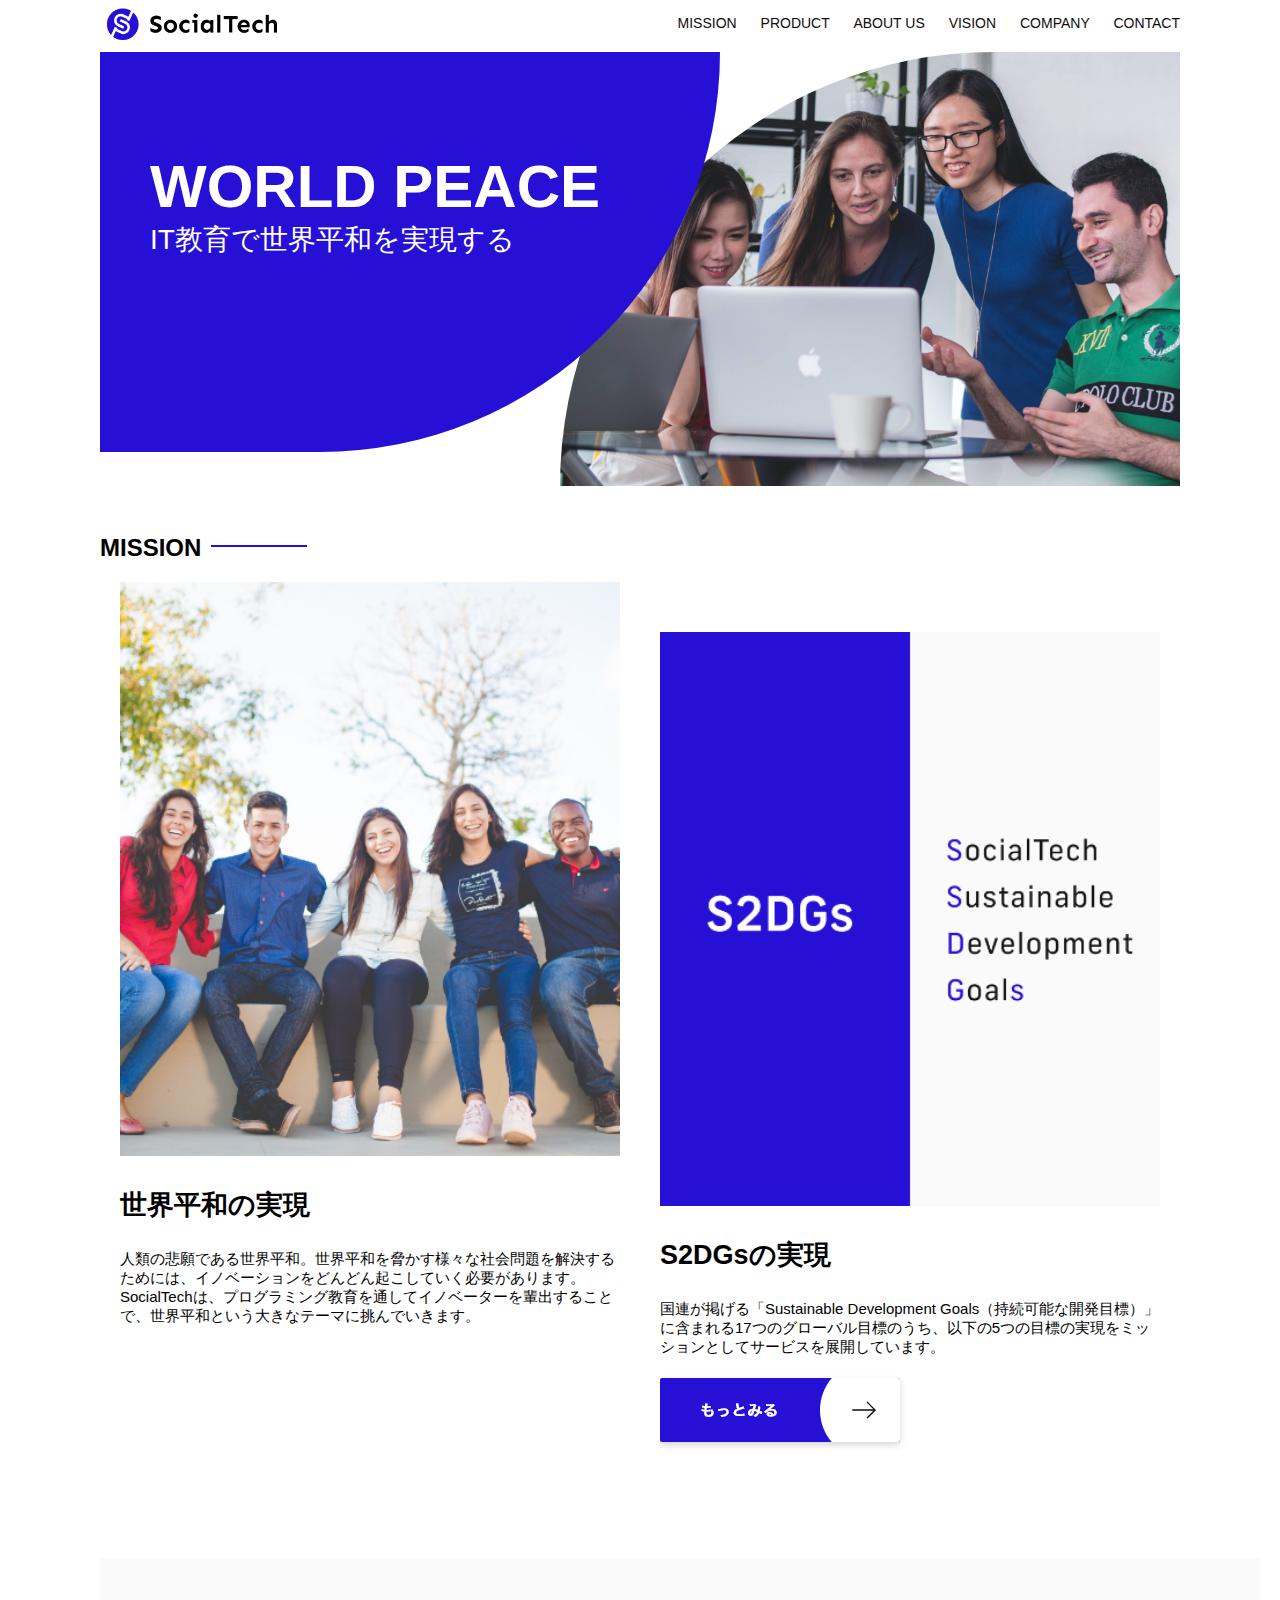
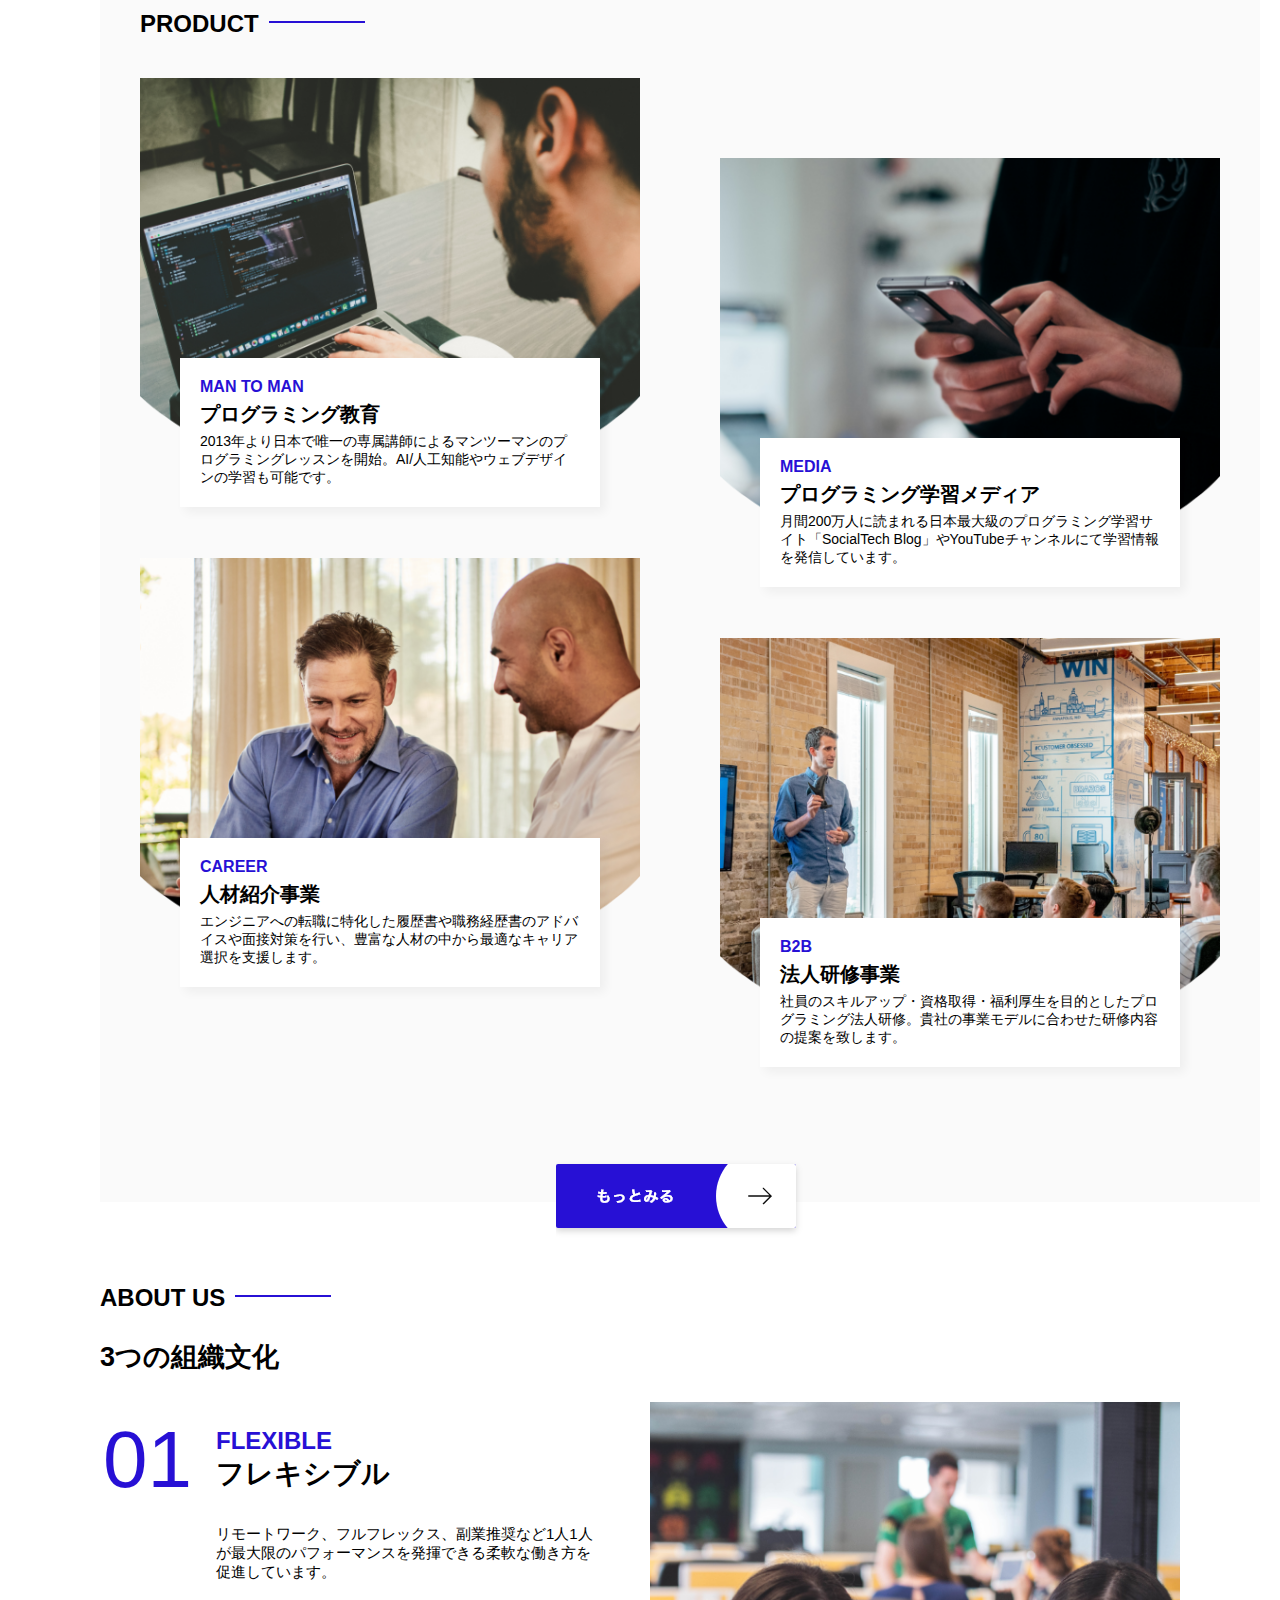
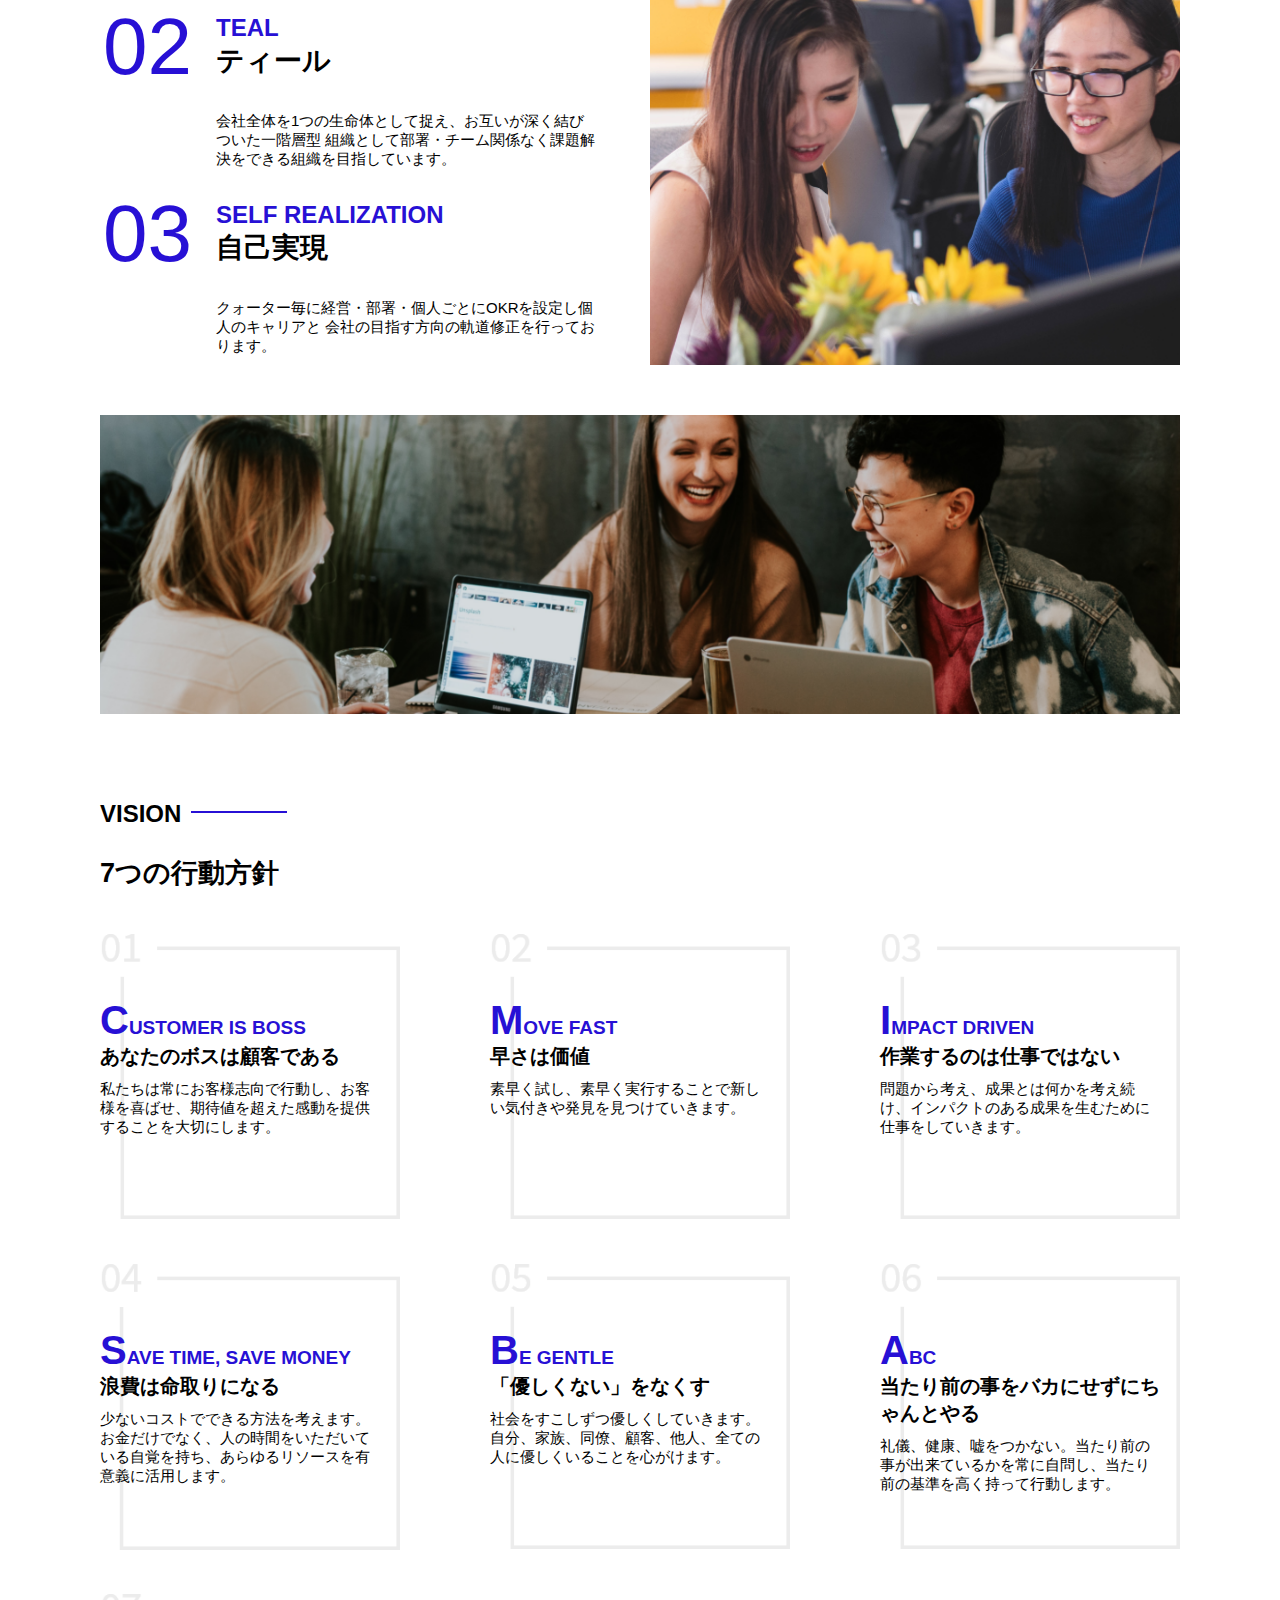
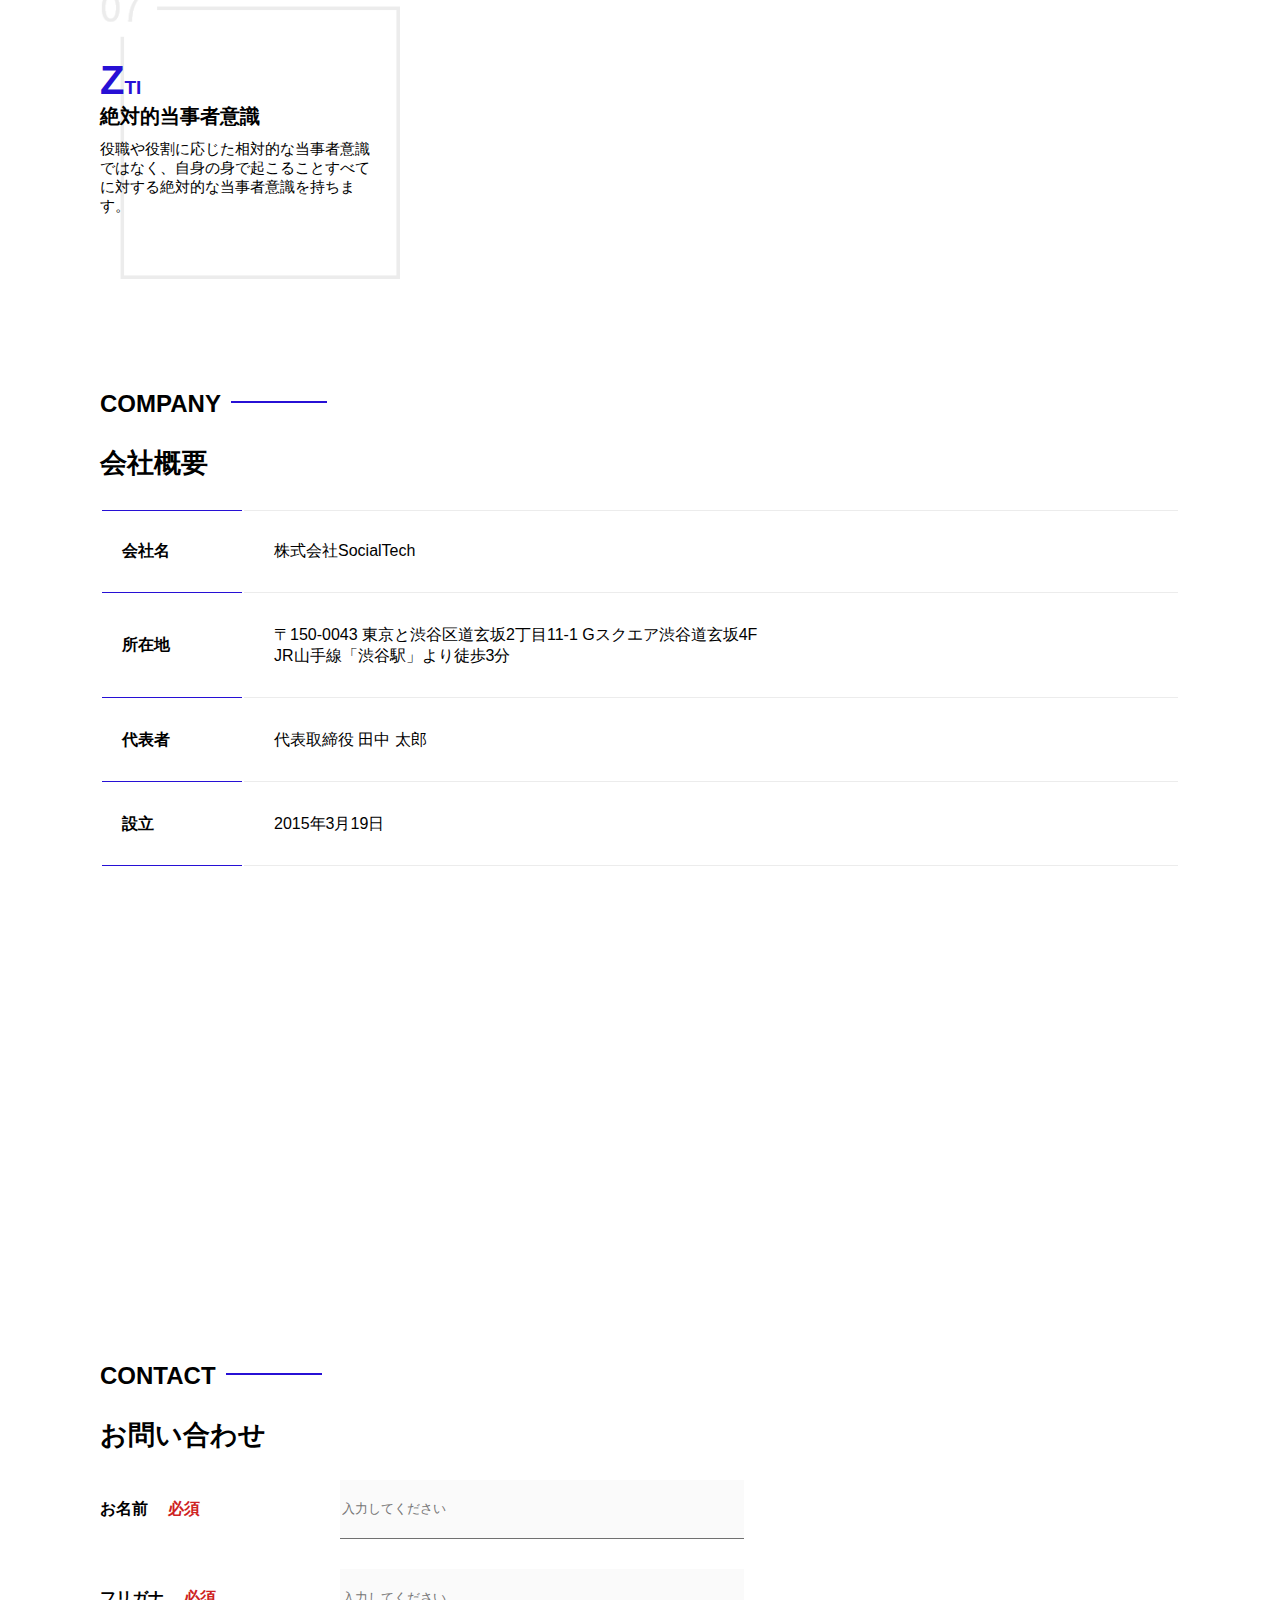
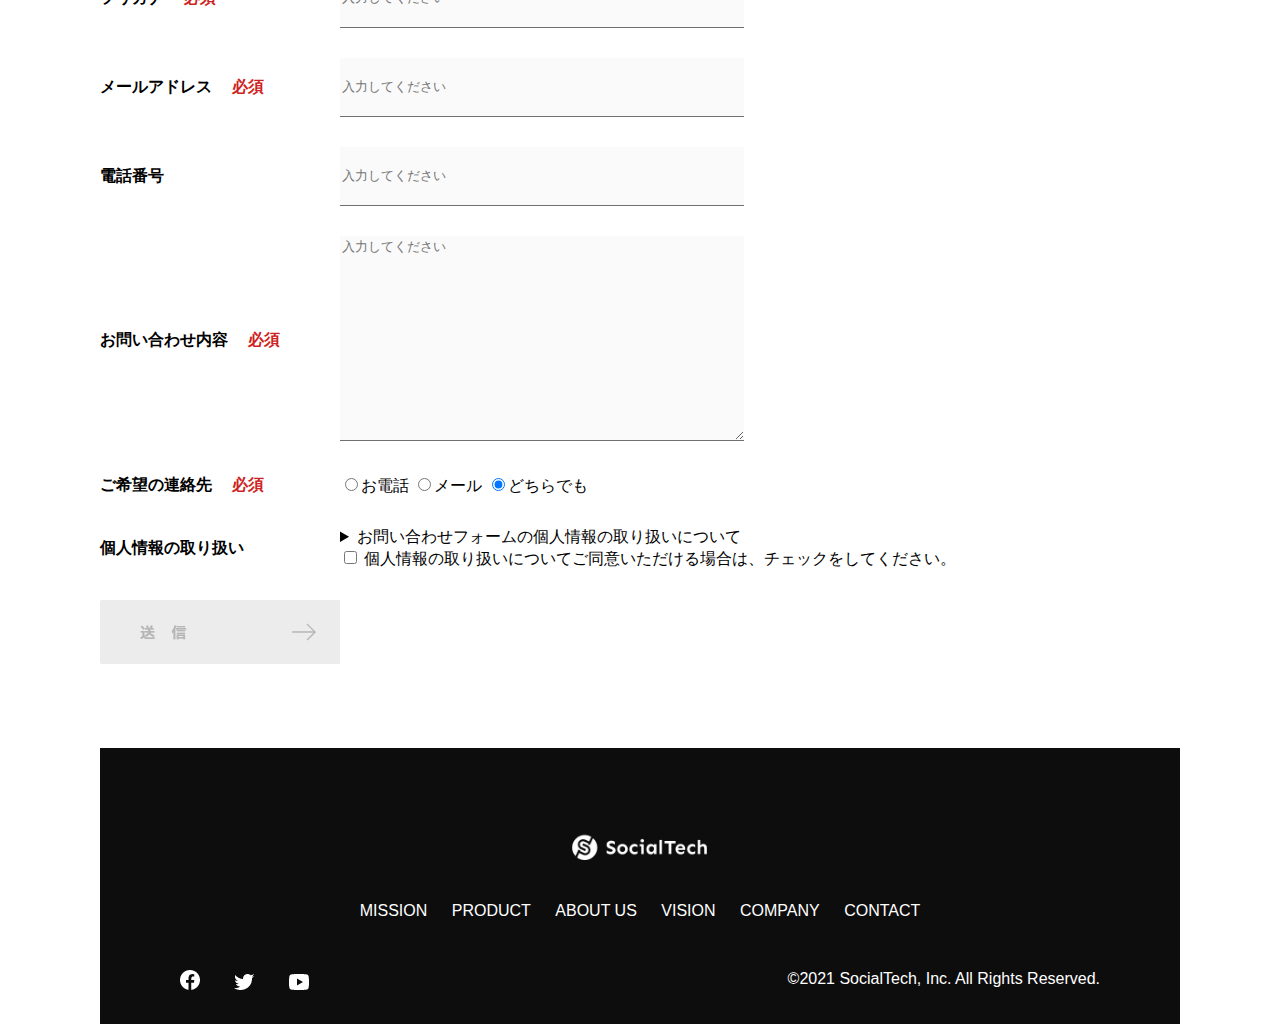
<file: index.html>
<!DOCTYPE html>
<html>
  <head>
    <title>SocialTech</title>
    <meta charset="utf-8">
    <meta name="description" content="SocialTechはEdTech業界のリーディングカンパニーを目指します。">
    <meta name="viewport" content="width=device-width, initial-scale=1.0">
    <link rel="stylesheet" href="style.css">
  </head>
  <body>
    <!--ヘッダー-->
    <header>
      <!--ロゴ-->
      <a href="index.html" id="logo"><img src="images/logo.png" alt="トップページに戻る"></a>

     <!-- PC用ナビゲーション -->
     <nav id="nav-pc">
      <a href="mission.html">MISSION</a>
      <a href="product.html">PRODUCT</a>
      <a href="index.html#aboutus">ABOUT US</a>
      <a href="index.html#vision">VISION</a>
      <a href="index.html#company">COMPANY</a>
      <a href="index.html#contact">CONTACT</a>
      </nav>
    <!-- スマホ用メニューボタン -->
    <img id="menu-sp" src="images/button-menu.png" alt="ナビゲーションを開く" onclick="document.getElementById('nav-sp').style.display = 'block'">    
    
         <!-- スマホ用ナビゲーション -->
         <nav id="nav-sp">
          <img id="close" src="images/button-close.png" alt="ナビゲーションを閉じる" onclick="document.getElementById('nav-sp').style.display = 'none'">
          <a id="logo-sp" href="index.html" onclick="document.getElementById('nav-sp').style.display = 'none'"><img
              src="images/logo-sp.png" alt="トップページに戻る"></a>
          <a class="menu" href="mission.html" onclick="document.getElementById('nav-sp').style.display = 'none'">MISSION</a>
          <a class="menu" href="product.html" onclick="document.getElementById('nav-sp').style.display = 'none'">PRODUCT</a>
          <a class="menu" href="index.html#aboutus" onclick="document.getElementById('nav-sp').style.display = 'none'">ABOUT
            US</a>
          <a class="menu" href="index.html#vision"
            onclick="document.getElementById('nav-sp').style.display = 'none'">VISION</a>
          <a class="menu" href="index.html#company"
            onclick="document.getElementById('nav-sp').style.display = 'none'">COMPANY</a>
          <a class="menu" href="index.html#contact"
            onclick="document.getElementById('nav-sp').style.display = 'none'">CONTACT</a>
          <div id="sns">
            <a href="https://www.facebook.com/sejuku2013"><img src="images/button-facebook.png" alt="Facebookのリンク"></a>
            <a href="https://twitter.com/samuraijuku"><img src="images/button-twitter.png" alt="Twitterのリンク"></a>
            <a href="https://www.youtube.com/channel/UCCFOQO5aDK0xXam4cUQXT8g"><img src="images/button-youtube.png" alt="YouTubeのリンク"></a>
          </div>
        </nav>
</header>
    <main>
      <article>
        <!--メインビジュアル-->
        <section id="main-visual">
          <div id="main-massage">
            <h1>WORLD PEACE</h1>
            <p>IT教育で世界平和を実現する</p>
          </div>
          <img src="images/index/index-main.png" alt="PCの周りに集まる多国籍の仲間たち">
        </section>
        <!--ミッション-->
        <section id="mission">
          <h2 class="index-h2">MISSION</h2>
          <div id="mission-flex">
            <div>
              <img id="mission-photo" src="images/index/index-mission.png" alt="屋外のベンチで写真を撮影する多国籍の仲間たち">
              <h3>世界平和の実現</h3>
              <p>
                人類の悲願である世界平和。世界平和を脅かす様々な社会問題を解決するためには、イノベーションをどんどん起こしていく必要があります。SocialTechは、プログラミング教育を通してイノベーターを輩出することで、世界平和という大きなテーマに挑んでいきます。
              </p>
            </div>
            <div>
              <img id="s2dgs" src="images/index/s2dgs.png" alt="S2DGs">
              <h3>S2DGsの実現</h3>
              <p>国連が掲げる「Sustainable Development Goals（持続可能な開発目標）」に含まれる17つのグローバル目標のうち、以下の5つの目標の実現をミッションとしてサービスを展開しています。</p>
              <a href="mission.html">
                <img src="images/button-more.png" alt="もっとみる">
              </a>
            </div>
          </div>
        </section>
        <!--プロダクト-->
        <section id="product">
          <h2 class="index-h2">PRODUCT</h2>
          <div>
            <div id="product-left">
              <div>
                <img class="product-photo" src="images/index/index-mantoman.png" alt="PCでコードを書く男性">
                  <div class="product-explain">
                    <span>MAN TO MAN</span>
                    <h3>プログラミング教育</h3>
                    <p>2013年より日本で唯一の専属講師によるマンツーマンのプログラミングレッスンを開始。AI/人工知能やウェブデザインの学習も可能です。</p>
                  </div>
              </div>
              <div>
                <img class="product-photo" src="images/index/index-career.png" alt="笑顔で話し合う2人の男性">
                  <div class="product-explain">
                    <span>CAREER</span>
                    <h3>人材紹介事業</h3>
                    <p>エンジニアへの転職に特化した履歴書や職務経歴書のアドバイスや面接対策を行い、豊富な人材の中から最適なキャリア選択を支援します。</p>
                  </div>
              </div>
            </div>
            <div id="product-right">
              <div>
                <img class="product-photo" src="images/index/index-media.png" alt="スマートフォンを操作する人">
                  <div class="product-explain">
                    <span>MEDIA</span>
                    <h3>プログラミング学習メディア</h3>
                    <p>月間200万人に読まれる日本最大級のプログラミング学習サイト「SocialTech Blog」やYouTubeチャンネルにて学習情報を発信しています。</p>
                  </div>
              </div>
              <div>
                <img class="product-photo" src="images/index/index-b2b.png" alt="公演中の男性とそれを聴く人々">
                  <div class="product-explain">
                    <span>B2B</span>
                    <h3>法人研修事業</h3>
                    <p>社員のスキルアップ・資格取得・福利厚生を目的としたプログラミング法人研修。貴社の事業モデルに合わせた研修内容の提案を致します。</p>
                  </div>
              </div>
            </div>
          </div>
          <div>
            <a id="product-more" href="product.html">
              <img src="images/button-more.png" alt="もっとみる">
            </a>
          </div>
        </section>
        <!--ABOUT US-->
        <section id="aboutus">
          <h2 class="index-h2">ABOUT US</h2>
          <h3>3つの組織文化</h3>
          <div>
            <table class="culture-table">
              <tr>
                <td>
                  <span class="culture-num">01</span>
                </td>
                <td>
                  <span class="culture-en">FLEXIBLE</span>
                  <span class="culture-jp">フレキシブル</span>
                </td>
              </tr>
              <tr>
                <td>
                  <!--空のセル-->
                </td>
                <td>
                  <p class="culture-description">
                    リモートワーク、フルフレックス、副業推奨など1人1人が最大限のパフォーマンスを発揮できる柔軟な働き方を促進しています。
                  </p>
                </td>
              </tr>
              <tr>
                <td>
                  <span class="culture-num">02</span>
                </td>
                <td>
                  <span class="culture-en">TEAL</span>
                  <span class="culture-jp">ティール</span>
                </td>
              </tr>
              <tr>
                <td>
                  <!--空のセル-->
                </td>
                <td>
                  <p class="culture-description">
                    会社全体を1つの生命体として捉え、お互いが深く結びついた一階層型
                    組織として部署・チーム関係なく課題解決をできる組織を目指しています。
                  </p>
                </td>
              </tr>
              <tr>
                <td>
                  <span class="culture-num">03</span>
                </td>
                <td>
                  <span class="culture-en">SELF REALIZATION</span>
                  <span class="culture-jp">自己実現</span>
                </td>
                </tr>
                <tr>
                <td>
                  <!--空のセル-->
                </td>
                <td>
                  <p class="culture-description">
                    クォーター毎に経営・部署・個人ごとにOKRを設定し個人のキャリアと
                    会社の目指す方向の軌道修正を行っております。
                  </p>
                </td>
              </tr>
            </table>
              <img class="culture-img" src="images/index/index-aboutus1.png" alt="笑顔で話し合う2人の女性">
          </div>
            <img class="culture-img2" src="images/index/index-aboutus2.png" alt="笑顔で話し合う3人の男女">
        </section>
        <!-- VISION -->
        <section id="vision">
          <h2 class="index-h2">VISION</h2>
          <h3>7つの行動方針</h3>
          <div>
            <div class="vision-box">
              <img src="images/index/vision-01.png" alt="01">
              <span>
                <h4>CUSTOMER IS BOSS</h4>
                <h5>あなたのボスは顧客である</h5>
                <p>私たちは常にお客様志向で行動し、お客様を喜ばせ、期待値を超えた感動を提供することを大切にします。</p>
              </span>
            </div>
            <div class="vision-box">
              <img src="images/index/vision-02.png" alt="02">
              <span>
                <h4>MOVE FAST</h4>
                <h5>早さは価値</h5>
                <p>素早く試し、素早く実行することで新しい気付きや発見を見つけていきます。</p>
              </span>
            </div>
            <div class="vision-box">
              <img src="images/index/vision-03.png" alt="03">
              <span>
                <h4>IMPACT DRIVEN</h4>
                <h5>作業するのは仕事ではない</h5>
                <p>問題から考え、成果とは何かを考え続け、インパクトのある成果を生むために仕事をしていきます。</p>
              </span>
            </div>
            <div class="vision-box">
              <img src="images/index//vision-04.png" alt="04">
              <span>
                <h4>SAVE TIME, SAVE MONEY</h4>
                <h5>浪費は命取りになる</h5>
                <p>少ないコストでできる方法を考えます。お金だけでなく、人の時間をいただいている自覚を持ち、あらゆるリソースを有意義に活用します。</p>
              </span>
            </div>
            <div class="vision-box">
              <img src="images/index/vision-05.png" alt="05">
              <span>
                <h4>BE GENTLE</h4>
                <h5>「優しくない」をなくす</h5>
                <p>社会をすこしずつ優しくしていきます。自分、家族、同僚、顧客、他人、全ての人に優しくいることを心がけます。</p>
              </span>
            </div>
            <div class="vision-box">
              <img src="images/index/vision-06.png" alt="06">
              <span>
                <h4>ABC</h4>
                <h5>当たり前の事をバカにせずにちゃんとやる</h5>
                <p>礼儀、健康、嘘をつかない。当たり前の事が出来ているかを常に自問し、当たり前の基準を高く持って行動します。</p>
              </span>
            </div>
            <div class="vision-box">
              <img src="images/index/vision-07.png" alt="07">
              <span>
                <h4>ZTI</h4>
                <h5>絶対的当事者意識</h5>
                <p>役職や役割に応じた相対的な当事者意識ではなく、自身の身で起こることすべてに対する絶対的な当事者意識を持ちます。</p>
              </span>
            </div>
          </div>
        </section>
        <!-- COMPANY -->
        <section id="company">
          <h2 class="indez-h2">COMPANY</h2>
          <h3>会社概要</h3>
          <table id="company-table">
            <tr>
              <th class="tableheader-first">会社名</th>
              <td class="cell-first">株式会社SocialTech</td>
            </tr>
            <tr>
              <th class="tableheader">所在地</th>
              <td class="cell">〒150-0043 東京と渋谷区道玄坂2丁目11-1 Gスクエア渋谷道玄坂4F<br>JR山手線「渋谷駅」より徒歩3分</td>
            </tr>
            <tr>
              <th class="tableheader">代表者</th>
              <td class="cell">代表取締役 田中 太郎</td>
            </tr>
            <tr>
              <th class="tableheader">設立</th>
              <td class="cell">2015年3月19日</td>
            </tr>
          </table>
          <iframe
            src="https://www.google.com/maps/embed?pb=!1m18!1m12!1m3!1d3241.780846314307!2d139.6936230743257!3d35.6577707312649!2m3!1f0!2f0!3f0!3m2!1i1024!2i768!4f13.1!3m3!1m2!1s0x60188be0535d9a81%3A0xb09a6e9018e3debd!2z44CSMTUwLTAwNDMg5p2x5Lqs6YO95riL6LC35Yy66YGT546E5Z2C77yS5LiB55uu77yR77yR4oiS77yR!5e0!3m2!1sja!2sjp!4v1690607541869!5m2!1sja!2sjp" width="600" height="450"
            style="border:0;" allowfullscreen="" loading="lazy" referrerpolicy="no-referrer-when-downgrade">
          </iframe>
        </section>
        <!-- お問い合わせフォーム -->
        <section id="contact">
          <h2 class="index-h2">CONTACT</h2>
          <h3>お問い合わせ</h3>
          <!-- STATIC FORMSのフォームタグ -->
          <form action="https://api.staticforms.xyz/submit" method="post">
            <input type="text" name="honeypot" style="display:none">
             <!-- STATIC FORMSのアクセスキー -->
            <input type="hidden" name="accessKey" value="6a402a9c-07ab-4345-981a-7aa47a9fe3bc">
             <!--メールのタイトル-->
            <input type="hidden" name="subject" value="Webサイトからお問い合わせがありました" />
             <!--メールのタイトル-->
            <input type="hidden" name="replyTo" value="	noro.kazuya1111@gmail.com">
            <!--redirectToのURLは公開後のURLへリンクする-->
            <input type="hidden" name="redirectTo" value="">
            <div>
              <div class="contact-heading">
                <label class="contact-label">お名前<span class="contact-span">必須</span></label>
              </div>
              <div>
                <input type="text" name="name" placeholder="入力してください" class="contact-textbox">
              </div>
            </div>
            <div>
              <div class="contact-heading">
                <label class="contact-label">フリガナ<span class=contact-span>必須</span></label>
              </div>
              <div>
                <input type="text" name="hurigana" placeholder="入力してください" class="contact-textbox">
              </div>
            </div>
            <div>
              <div class="contact-heading">
                <label class="contact-label">メールアドレス<span class="contact-span">必須</span></label>
              </div>
              <div>
                <input type="text" name="email" placeholder="入力してください" class="contact-textbox">
              </div>
            </div>
            <div>
              <div class="contact-heading">
                <label class="contact-label">電話番号</label>
              </div>
              <div>
                <input type="text" name="tel" placeholder="入力してください" class="contact-textbox">
              </div>
            </div>
            <div>
              <div class="contact-heading">
                <label class="contact-label">お問い合わせ内容<span class="contact-span">必須</span></label>
              </div>
              <div>
                <textarea class="contact-textarea" placeholder="入力してください" name="message"></textarea>
              </div>
            </div>
            <div>
              <div class="contact-heading">
                <label class="contact-label">ご希望の連絡先<span class="contact-span">必須</span></label>
              </div>
              <div>
                <input class="radiobutton" type="radio" value="tel" name="contact" checked><label>お電話</label>
                <input class="radiobutton" type="radio" value="mail" name="contact" checked><label>メール</label>
                <input class="radiobutton" type="radio" value="both" name="contact" checked><label>どちらでも</label>
              </div>
            </div>
            <div>
              <div class="contact-heading">
                <label class="contact-label">個人情報の取り扱い</label>
              </div>
              <div>
                <details>
                  <summary>お問い合わせフォームの個人情報の取り扱いについて</summary>
                  <div>
                    <span>１．組織の名称又は氏名</span><br>
                    株式会社SocialTech<br><br>
                    <span>２．個人情報保護管理者（若しくはその代理人）の氏名又は職名、所属及び連絡先
                      鈴木 一郎 コーポレート部</span><br>
                    メールアドレス：support@socialtech.net<br>
                    TEL：03-xxxx-xxxx<br>
                    <span>３．個人情報の利用目的</span><br>
                    ・本サービス及び本サービスに関連する情報の提供又はそれらに関する連絡のため<br>
                    ・ユーザーの本人確認のため<br>
                    ・当社サービスのご案内のため<br>
                    ・当社の商品等の広告または宣伝（電子メールによるものを含むものとします。）<br><br>
                    <span>４．個人情報の取り扱い業務の委託</span><br>
                    個人情報の取扱業務の全部または一部を外部に業務委託する場合があります。<br>
                    その際、弊社は、個人情報を適切に保護できる管理体制を敷き実行していることを条件として<br>
                    委託先を厳選したうえで、機密保持契約を委託先と締結し、お客様の個人情報を厳密に管理させます。<br><br>
                    <span>５．個人情報の開示等の請求</span><br>
                    お客様は、弊社に対してご自身の個人情報の開示等（利用目的の通知、開示、内容の訂正・追加・削除、利用の停止または消去、第三者への提供の停止）に関して、当社問合わせ窓口に申し出ることができます。<br>
                    その際、弊社はお客様ご本人を確認させていただいたうえで、合理的な期間内に対応いたします。<br><br>
                    なお、個人情報に関する弊社問合わせ先は、次の通りです。<br><br>
                    株式会社SocialTech　個人情報問合せ窓口<br>
                    〒150-0043　東京都渋谷区道玄坂2丁目11-1 Ｇスクエア渋谷道玄坂 4F<br>
                    メールアドレス：support@socialtech.net　TEL：03-xxxx-xxxx<br><br>
                    <span>６．個人情報を提供されることの任意性について</span><br><br>
                    お客様がご自身の個人情報を弊社に提供されるか否かは、お客様のご判断によりますが、もしご提供されない場合には、適切なサービスが提供できない場合がありますので予めご了承ください。
                  </div>
                </details>
                <input type="checkbox" name="agree">
                <span>個人情報の取り扱いについてご同意いただける場合は、チェックをしてください。</span>
              </div>
            </div>
            <input type="image" src="images/button-submit.png" alt="送信する">
          </form>
        </section>
      </article>
      <footer>
        <div id="footer-logo">
          <img src="images/logo-sp.png" alt="SocialTech">
        </div>
        <div id="footer-link">
          <a href="mission.html">MISSION</a>
          <a href="product.html">PRODUCT</a>
          <a href="index.html#aboutus">ABOUT US</a>
          <a href="index.html#vision">VISION</a>
          <a href="index.html#company">COMPANY</a>
          <a href="index.html#contact">CONTACT</a>
        </div>
        <div id="sns-footer">
          <a href="https://www.facebook.com/sejuku2013"><img src="images/button-facebook.png" alt="Facebookのリンク"></a>
          <a href="https://twitter.com/samuraijuku"><img src="images/button-twitter.png" alt="Twitterのリンク"></a>
          <a href="https://www.youtube.com/channel/UCCFOQo5aDK0xXam4cUQXT8g"><img src="images/button-youtube.png" alt="YouTubeのリンク"></a>
          <span id="copyright">&copy;2021 SocialTech, Inc. All Rights Reserved. </span>
        </div>
        </div>
      </footer>
    </main>
  </body>
</html>
</file>
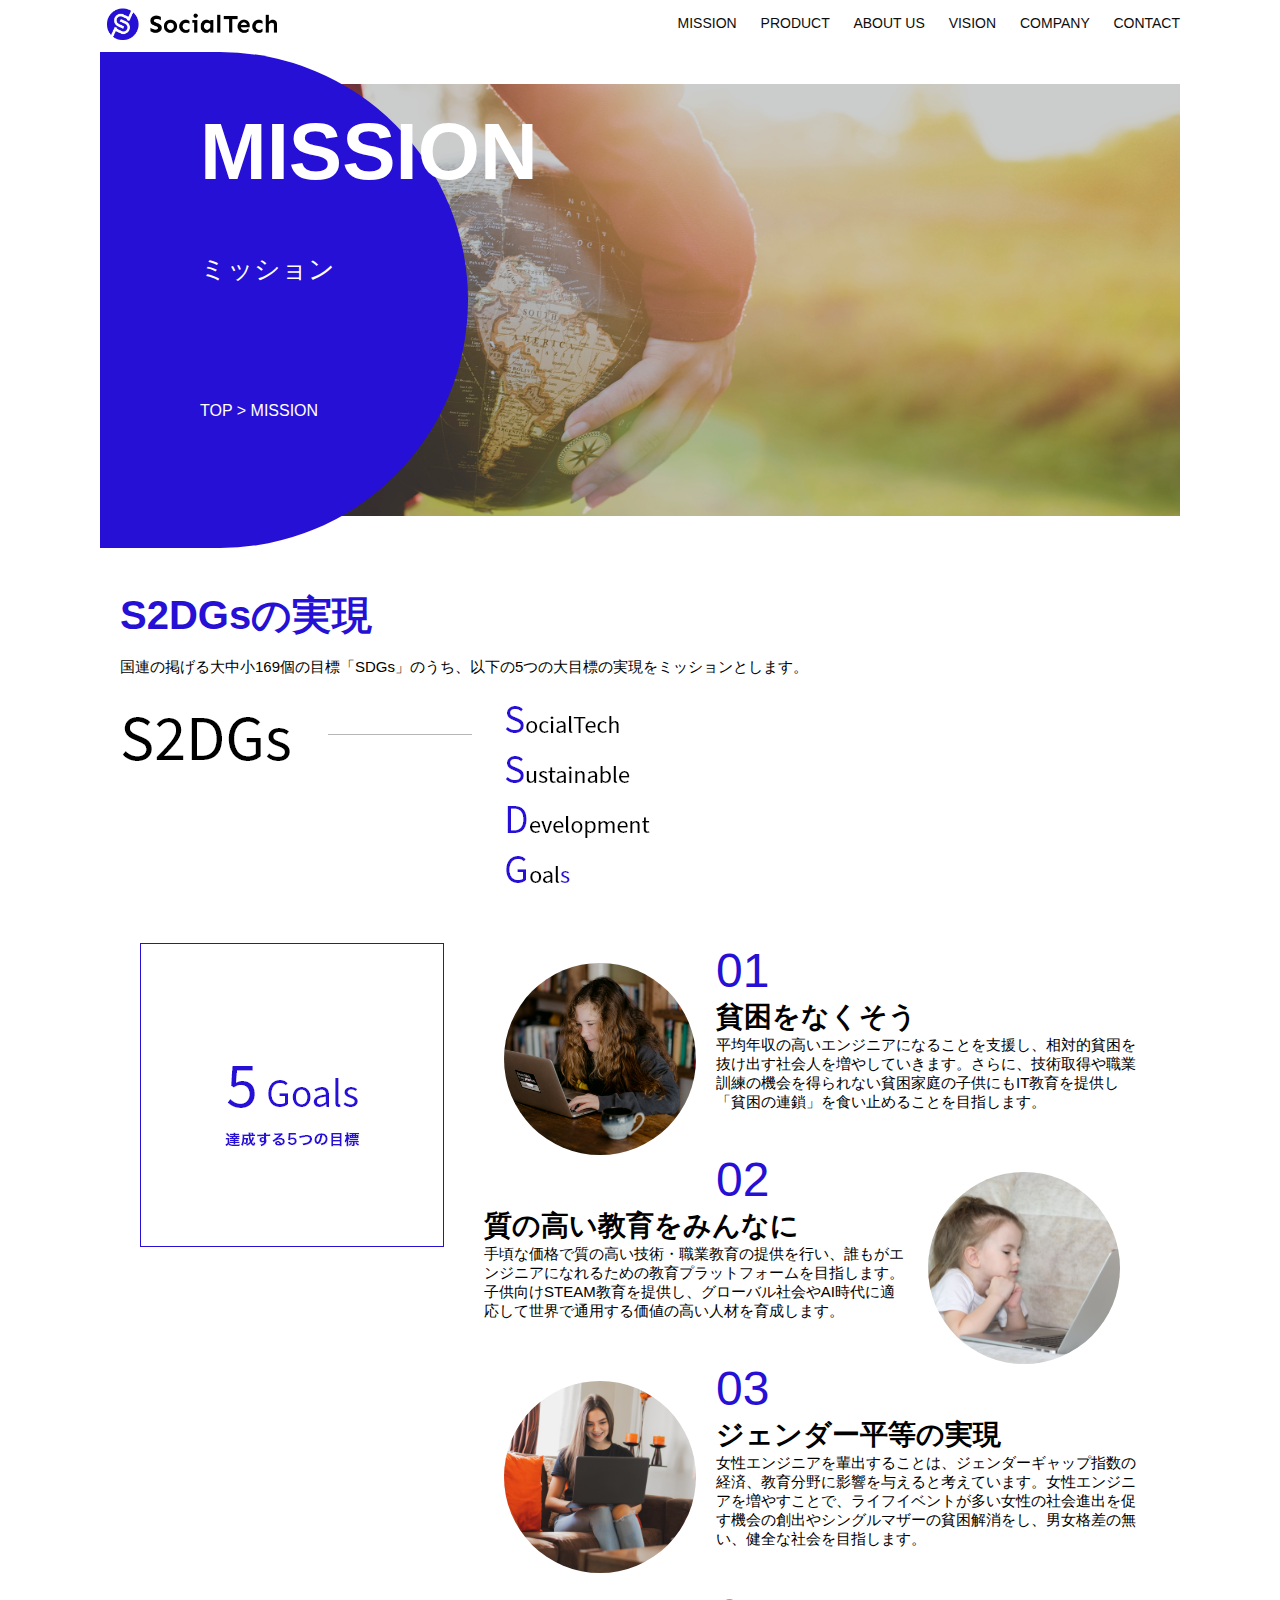
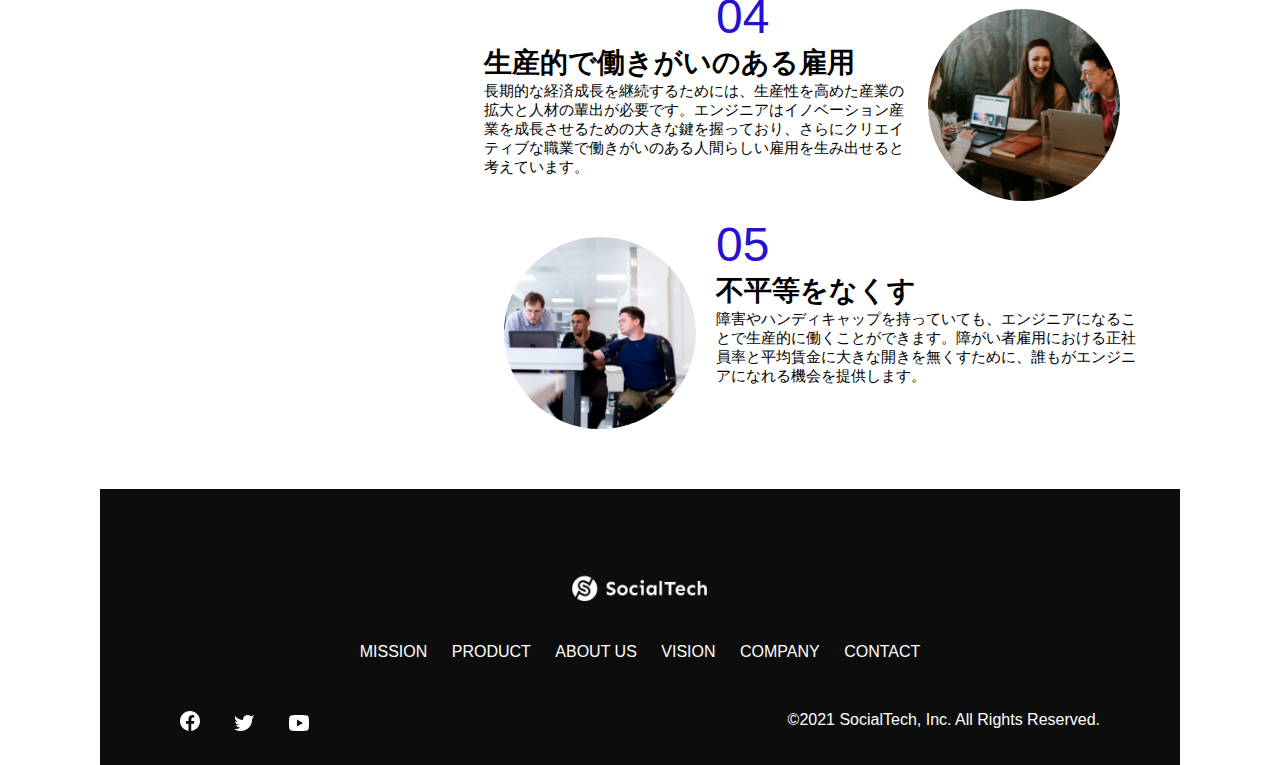
<file: mission.html>
<!DOCTYPE html>
<html>
  <head>
    <title>SocialTech - MISSION ミッション -</title>
    <meta charset="utf-8">
    <meta name="description" content="SocialTechはEdTechが目指す5つの目標(S2DGs)を紹介します">
    <meta name="viewport" content="width=device-width, initial-scale=1.0">
    <link rel="stylesheet" href="style.css">
  </head>
  <body>
    <!--ヘッダー-->
    <header>
      <!--ロゴ-->
      <a href="index.html" id="logo"><img src="images/logo.png" alt="トップページに戻る"></a>

     <!-- PC用ナビゲーション -->
     <nav id="nav-pc">
      <a href="mission.html">MISSION</a>
      <a href="product.html">PRODUCT</a>
      <a href="index.html#aboutus">ABOUT US</a>
      <a href="index.html#vision">VISION</a>
      <a href="index.html#company">COMPANY</a>
      <a href="index.html#contact">CONTACT</a>
      </nav>
    <!-- スマホ用メニューボタン -->
    <img id="menu-sp" src="images/button-menu.png" alt="ナビゲーションを開く" onclick="document.getElementById('nav-sp').style.display = 'block'">    
    
         <!-- スマホ用ナビゲーション -->
         <nav id="nav-sp">
          <img id="close" src="images/button-close.png" alt="ナビゲーションを閉じる" onclick="document.getElementById('nav-sp').style.display = 'none'">
          <a id="logo-sp" href="index.html" onclick="document.getElementById('nav-sp').style.display = 'none'"><img
              src="images/logo-sp.png" alt="トップページに戻る"></a>
          <a class="menu" href="mission.html" onclick="document.getElementById('nav-sp').style.display = 'none'">MISSION</a>
          <a class="menu" href="product.html" onclick="document.getElementById('nav-sp').style.display = 'none'">PRODUCT</a>
          <a class="menu" href="index.html#aboutus" onclick="document.getElementById('nav-sp').style.display = 'none'">ABOUT
            US</a>
          <a class="menu" href="index.html#vision"
            onclick="document.getElementById('nav-sp').style.display = 'none'">VISION</a>
          <a class="menu" href="index.html#company"
            onclick="document.getElementById('nav-sp').style.display = 'none'">COMPANY</a>
          <a class="menu" href="index.html#contact"
            onclick="document.getElementById('nav-sp').style.display = 'none'">CONTACT</a>
          <div id="sns">
            <a href="https://www.facebook.com/sejuku2013"><img src="images/button-facebook.png" alt="Facebookのリンク"></a>
            <a href="https://twitter.com/samuraijuku"><img src="images/button-twitter.png" alt="Twitterのリンク"></a>
            <a href="https://www.youtube.com/channel/UCCFOQO5aDK0xXam4cUQXT8g"><img src="images/button-youtube.png" alt="YouTubeのリンク"></a>
          </div>
        </nav>
</header>
<main>
  <article>
    <section id="mission-main">
      <div id="mission-title">
        <h1>MISSION</h1>
        <span>ミッション</span>
        <div>TOP > MISSION</div>
      </div>
    </section>
    <section id="mission-s2dgs">
      <h2 class="mission-h2">S2DGsの実現</h2>
      <p>国連の掲げる大中小169個の目標「SDGs」のうち、以下の5つの大目標の実現をミッションとします。</p>
      <img src="images/mission/mission-s2dgs.png" alt="S2DGs">
    </section>
    <section id="mission-5goals">
      <div>
        <img id="s2dgs-image" src="images/mission/mission-5goals.png" alt="5Goals">
      </div>
      <div>
        <div>
          <img class="fivegoals-image-left" src="images/mission/mission-5goals01.png" alt="PCを操作する女の子">
          <span class="fivegoals-number">01</span>
          <h3 class="fivegoals-h3">貧困をなくそう</h3>
          <p class="fivegoals-p">
            平均年収の高いエンジニアになることを支援し、相対的貧困を抜け出す社会人を増やしていきます。さらに、技術取得や職業訓練の機会を得られない貧困家庭の子供にもIT教育を提供し「貧困の連鎖」を食い止めることを目指します。
          </p>
        </div>

        <div>
          <img class="fivegoals-image-right" src="images/mission/mission-5goals02.png" alt="PCを見つめる小さい女の子">
          <span class="fivegoals-number">02</span>
          <h3 class="fivegoals-h3">質の高い教育をみんなに</h3>
          <p class="fivegoals-p">
            手頃な価格で質の高い技術・職業教育の提供を行い、誰もがエンジニアになれるための教育プラットフォームを目指します。子供向けSTEAM教育を提供し、グローバル社会やAI時代に適応して世界で通用する価値の高い人材を育成します。
          </p>
        </div>

        <div>
          <img class="fivegoals-image-left" src="images/mission/mission-5goals03.png" alt="PCを操作する女性">
          <span class="fivegoals-number">03</span>
          <h3 class="fivegoals-h3">ジェンダー平等の実現</h3>
          <p class="fivegoals-p">
            女性エンジニアを輩出することは、ジェンダーギャップ指数の経済、教育分野に影響を与えると考えています。女性エンジニアを増やすことで、ライフイベントが多い女性の社会進出を促す機会の創出やシングルマザーの貧困解消をし、男女格差の無い、健全な社会を目指します。
          </p>
        </div>

        <div>
          <img class="fivegoals-image-right" src="images/mission/mission-5goals04.png" alt="笑顔で話し合う3人の男女">
          <span class="fivegoals-number">04</span>
          <h3 class="fivegoals-h3">生産的で働きがいのある雇用</h3>
          <p class="fivegoals-p">
            長期的な経済成長を継続するためには、生産性を高めた産業の拡大と人材の輩出が必要です。エンジニアはイノベーション産業を成長させるための大きな鍵を握っており、さらにクリエイティブな職業で働きがいのある人間らしい雇用を生み出せると考えています。
          </p>
        </div>

        <div>
          <img class="fivegoals-image-left" src="images/mission/mission-5goals05.png" alt="障害を持つ男性が生き生きと働く様子">
          <span class="fivegoals-number">05</span>
          <h3 class="fivegoals-h3">不平等をなくす</h3>
          <p class="fivegoals-p">
            障害やハンディキャップを持っていても、エンジニアになることで生産的に働くことができます。障がい者雇用における正社員率と平均賃金に大きな開きを無くすために、誰もがエンジニアになれる機会を提供します。
          </p>
        </div>
      </div>
    </section>
  </article>
</main>

<footer>
  <div id="footer-logo">
    <img src="images/logo-sp.png" alt="SocialTech">
  </div>
  <div id="footer-link">
    <a href="mission.html">MISSION</a>
    <a href="product.html">PRODUCT</a>
    <a href="index.html#aboutus">ABOUT US</a>
    <a href="index.html#vision">VISION</a>
    <a href="index.html#company">COMPANY</a>
    <a href="index.html#contact">CONTACT</a>
  </div>
  <div id="sns-footer">
    <a href="https://www.facebook.com/sejuku2013"><img src="images/button-facebook.png" alt="Facebookのリンク"></a>
    <a href="https://twitter.com/samuraijuku"><img src="images/button-twitter.png" alt="Twitterのリンク"></a>
    <a href="https://www.youtube.com/channel/UCCFOQo5aDK0xXam4cUQXT8g"><img src="images/button-youtube.png" alt="YouTubeのリンク"></a>
    <span id="copyright">&copy;2021 SocialTech, Inc. All Rights Reserved. </span>
  </div>
</footer>
</main>
</body>
</html>
</file>
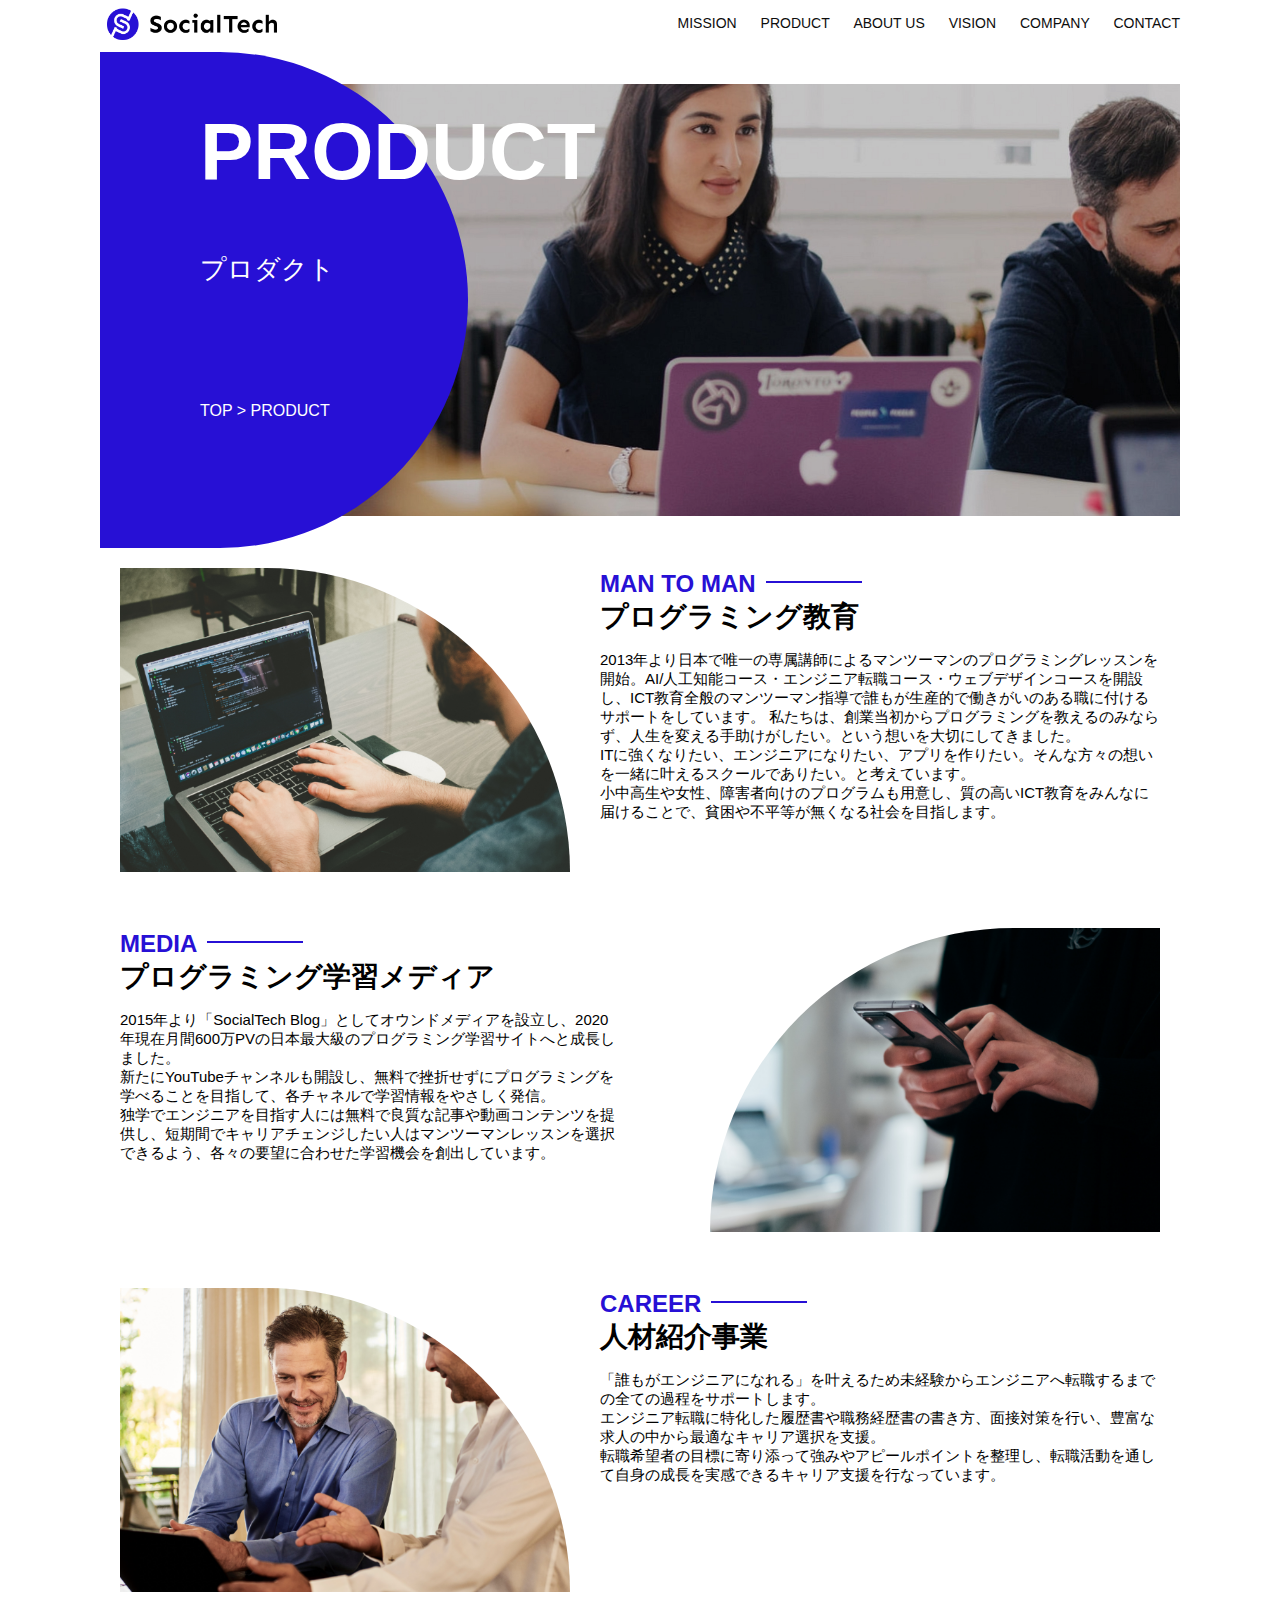
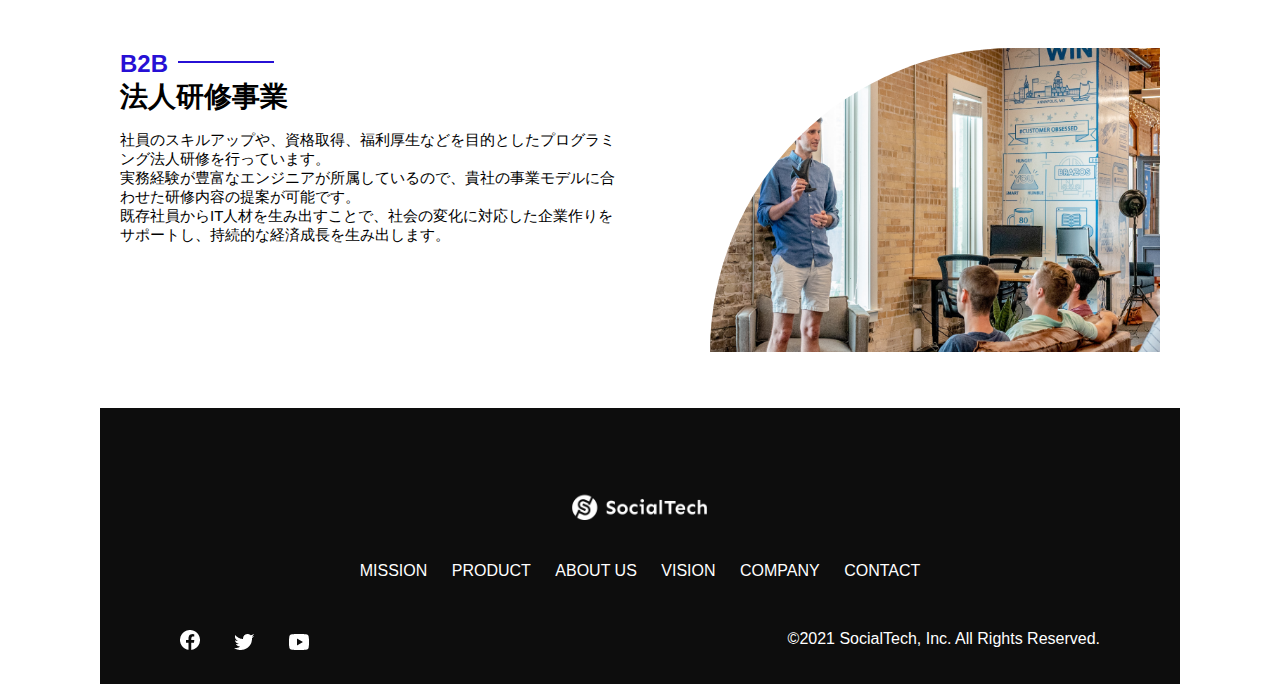
<file: product.html>
<!DOCTYPE html>
<html>
  <head>
    <title>SocialTech -PRODUCT プロダクト-</title>
    <meta charset="utf-8">
    <meta name="description" content="SocialTechの4つのプロダクトを紹介します。">
    <meta name="viewport" content="width=device-width, initial-scale=1.0">
    <link rel="stylesheet" href="style.css">
  </head>
  <body>
    <!--ヘッダー-->
    <header>
      <!--ロゴ-->
      <a href="index.html" id="logo"><img src="images/logo.png" alt="トップページに戻る"></a>

     <!-- PC用ナビゲーション -->
     <nav id="nav-pc">
      <a href="mission.html">MISSION</a>
      <a href="product.html">PRODUCT</a>
      <a href="index.html#aboutus">ABOUT US</a>
      <a href="index.html#vision">VISION</a>
      <a href="index.html#company">COMPANY</a>
      <a href="index.html#contact">CONTACT</a>
      </nav>
    <!-- スマホ用メニューボタン -->
    <img id="menu-sp" src="images/button-menu.png" alt="ナビゲーションを開く" onclick="document.getElementById('nav-sp').style.display = 'block'">    
    
         <!-- スマホ用ナビゲーション -->
         <nav id="nav-sp">
          <img id="close" src="images/button-close.png" alt="ナビゲーションを閉じる" onclick="document.getElementById('nav-sp').style.display = 'none'">
          <a id="logo-sp" href="index.html" onclick="document.getElementById('nav-sp').style.display = 'none'"><img
              src="images/logo-sp.png" alt="トップページに戻る"></a>
          <a class="menu" href="mission.html" onclick="document.getElementById('nav-sp').style.display = 'none'">MISSION</a>
          <a class="menu" href="product.html" onclick="document.getElementById('nav-sp').style.display = 'none'">PRODUCT</a>
          <a class="menu" href="index.html#aboutus" onclick="document.getElementById('nav-sp').style.display = 'none'">ABOUT
            US</a>
          <a class="menu" href="index.html#vision"
            onclick="document.getElementById('nav-sp').style.display = 'none'">VISION</a>
          <a class="menu" href="index.html#company"
            onclick="document.getElementById('nav-sp').style.display = 'none'">COMPANY</a>
          <a class="menu" href="index.html#contact"
            onclick="document.getElementById('nav-sp').style.display = 'none'">CONTACT</a>
          <div id="sns">
            <a href="https://www.facebook.com/sejuku2013"><img src="images/button-facebook.png" alt="Facebookのリンク"></a>
            <a href="https://twitter.com/samuraijuku"><img src="images/button-twitter.png" alt="Twitterのリンク"></a>
            <a href="https://www.youtube.com/channel/UCCFOQO5aDK0xXam4cUQXT8g"><img src="images/button-youtube.png" alt="YouTubeのリンク"></a>
          </div>
        </nav>
</header>
    <main>
      <article>
        <section id="product-main">
          <div id="product-title">
            <h1>PRODUCT</h1>
            <span>プロダクト</span>
            <div>TOP > PRODUCT</div>
          </div>
        </section>
        <section class="product-section1">
          <img src="images/product/product-mantoman.png" alt="PCでコードを書く男性">
          <div>
            <h2 class="product-h2">MAN TO MAN</h2>
            <h3 class="product-h3">プログラミング教育</h3>
            <p>
              2013年より日本で唯一の専属講師によるマンツーマンのプログラミングレッスンを開始。AI/人工知能コース・エンジニア転職コース・ウェブデザインコースを開設し、ICT教育全般のマンツーマン指導で誰もが生産的で働きがいのある職に付けるサポートをしています。
              私たちは、創業当初からプログラミングを教えるのみならず、人生を変える手助けがしたい。という想いを大切にしてきました。<br>ITに強くなりたい、エンジニアになりたい、アプリを作りたい。そんな方々の想いを一緒に叶えるスクールでありたい。と考えています。<br>小中高生や女性、障害者向けのプログラムも用意し、質の高いICT教育をみんなに届けることで、貧困や不平等が無くなる社会を目指します。
            </p>
          </div>
        </section>
        <section class="product-section2">
          <div>
            <h2 class="product-h2">MEDIA</h2>
            <h3 class="product-h3">プログラミング学習メディア</h3>
            <p>2015年より「SocialTech
              Blog」としてオウンドメディアを設立し、2020年現在月間600万PVの日本最大級のプログラミング学習サイトへと成長しました。<br>新たにYouTubeチャンネルも開設し、無料で挫折せずにプログラミングを学べることを目指して、各チャネルで学習情報をやさしく発信。<br>独学でエンジニアを目指す人には無料で良質な記事や動画コンテンツを提供し、短期間でキャリアチェンジしたい人はマンツーマンレッスンを選択できるよう、各々の要望に合わせた学習機会を創出しています。
            </p>
          </div>
          <img src="images/product/product-media.png" alt="スマートフォンを操作する人">
        </section>
        <section class="product-section1">
          <img src="images/product/product-career.png" alt="笑顔で話し合う2人の男性">
          <div>
            <h2 class="product-h2">CAREER</h2>
            <h3 class="product-h3">人材紹介事業</h3>
            <p>
              「誰もがエンジニアになれる」を叶えるため未経験からエンジニアへ転職するまでの全ての過程をサポートします。<br>エンジニア転職に特化した履歴書や職務経歴書の書き方、面接対策を行い、豊富な求人の中から最適なキャリア選択を支援。<br>転職希望者の目標に寄り添って強みやアピールポイントを整理し、転職活動を通して自身の成長を実感できるキャリア支援を行なっています。<br>
            </p>
          </div>
        </section>
        <section class="product-section2">
          <div>
            <h2 class="product-h2">B2B</h2>
            <h3 class="product-h3">法人研修事業</h3>
            <p>
              社員のスキルアップや、資格取得、福利厚生などを目的としたプログラミング法人研修を行っています。<br>実務経験が豊富なエンジニアが所属しているので、貴社の事業モデルに合わせた研修内容の提案が可能です。<br>既存社員からIT人材を生み出すことで、社会の変化に対応した企業作りをサポートし、持続的な経済成長を生み出します。
            </p>
          </div>
          <img src="images/product/product-b2b.png" alt="講演中の男性とそれを聴く人々">
        </section>
      </article>
      <footer>
        <div id="footer-logo">
          <img src="images/logo-sp.png" alt="SocialTech">
        </div>
        <div id="footer-link">
          <a href="mission.html">MISSION</a>
          <a href="product.html">PRODUCT</a>
          <a href="index.html#aboutus">ABOUT US</a>
          <a href="index.html#vision">VISION</a>
          <a href="index.html#company">COMPANY</a>
          <a href="index.html#contact">CONTACT</a>
        </div>
        <div id="sns-footer">
          <a href="https://www.facebook.com/sejuku2013"><img src="images/button-facebook.png" alt="Facebookのリンク"></a>
          <a href="https://twitter.com/samuraijuku"><img src="images/button-twitter.png" alt="Twitterのリンク"></a>
          <a href="https://www.youtube.com/channel/UCCFOQo5aDK0xXam4cUQXT8g"><img src="images/button-youtube.png" alt="YouTubeのリンク"></a>
          <span id="copyright">&copy;2021 SocialTech, Inc. All Rights Reserved. </span>
        </div>
        </div>
      </footer>
    </main>
  </body>
</html>
</file>
<file: style.css>
/*PC、スマホ共通スタイル*/
body {
  font-family: "Source Sans Pro", "Hiragino Kaku Gothic ProN", Meiryo, Arial, sans-serif;
}

p {
  font-size: 15px;
}

/*================
 PC用のスタイル 
=================*/
@media screen and (min-width:768px) {
  

/*横幅設定*/
body {
  max-width: 1080px;
  min-width: 960px;
  margin: 0 auto 0 auto;
}
  
  /* ヘッダー */
  header {
    display: flex;
    justify-content: space-between;
  }

  /*ナビゲーションのレイアウト*/
  #nav-pc {
    text-align: right;
    font-size: 14px;
    padding-top: 15px;
  }

  /*ナビゲーションのリンクの装飾設定*/
  #nav-pc > a {
    text-decoration: none;
    margin-left: 20px;
  }
  #nav-pc > a:link {
    color: #0d0d0d;
  }
  #nav-pc > a:visited {
    color: #0d0d0d;
  }
  #nav-pc > a:hover {
    color: #0d0d0d;
    text-decoration: underline;
  }
  #nav-pc > a:active {
    color: #0d0d0d;
  }

  /* スマホ用ナビを非表示 */
  #nav-sp,
  #menu-sp {
    display: none;
  }

    /* メインビジュアル*/
  #main-visual {
    position: relative;
    height: 400px;
  }
  #main-massage {
    position: absolute;
    top: 0;
    left: 0;
    background-color: #2710d5;
    color: #ffffff;
    border-radius: 0 0 476px 0;
    max-width: 620px;
    height: 100%;
    width: 100%;
    z-index: 11;
  }
  #main-massage > h1 {
    font-size: 60px;
    font-weight: bold;
    margin: 100px 0 0 50px;
  }
  #main-massage > p {
    font-size: 28px;
    margin: 0 0 0 50px;
  }
  #main-visual > img {
    max-width: 620px;
    border-radius: 476px 0 0 0;
    position: absolute;
    top: 0;
    right: 0;
    z-index: 10;
  }

  /*見出し*/
  h2 {
    margin: 40px 0 0 0;
  }

  h2::after {
    content: url("images/line.png");
    margin-left: 10px;
  }

  h3 {
    font-size: 27px;
  }

  /*ミッション*/
  #mission {
    margin: 80px auto 80px auto;
    width: 100%;
  }

  #mission-flex {
    width: 100%;
    display: flex;
  }

  #mission-flex > div {
    width: 50%;
    margin: 20px;
  }
  
  #mission-photo {
    width: 100%;
  }

  #s2dgs {
    margin-top: 50px;
    width: 100%;
  }

  /*プロダクト*/
  #product {
    background-color: #fafafa;
    width: 100%;
    margin: 80px 0 80px 0;
    padding: 10px 40px 0px 40px;
  }

  /*外枠*/
  #product > div {
    margin-top: 40px;
    display: flex;
  }

  /*左のカラム*/
  #product-left {
    width: 50%;
    margin-right: 20px;
  }

  /*右のカラム*/
  #product-right {
    width: 50%;
    margin-left: 20px;
    margin-top: 80px;
  }

  /*画像+説明の枠*/
  #product-left > div {
    position: relative;
    height: 480px;
    margin-right: 20px;
  }

  #product-right > div {
    position: relative;
    height: 480px;
    margin-left: 20px;
  }

  /*画像*/
  .product-photo {
    width: 100%;
  }

  /*説明文の枠*/
  .product-explain {
    background-color: #ffffff;
    position: absolute;
    left: 0;
    top: 280px;
    margin: 0 40px 0 40px;
    padding: 20px;
    box-shadow: 5px 5px 10px rgba(0,0,0,0.05);
  }

  /*説明文の英語*/
  .product-explain > span {
    color: #2710d5;
    font-weight: bold;
    font-size: 16px;
    margin: 0;
  }

  /*説明文の見出し*/
  .product-explain > h3 {
    font-size: 20px;
    margin: 5px 0 5px 0;
  }

  /*説明文*/
  .product-explain > p {
    font-size: 14px;
    margin: 0;
  }

  /*「もっとみる」ボタン*/
  #product-more {
    margin: 0 auto -42px auto;
  }

  /* ABOUT US */
  #aboutus {
    margin: 80px auto 80px auto;
  }

  /* 3つの組織文化と画像を入れる枠 */
  #aboutus > div {
    display: flex;
  }

  /* 画像 */
  .culture-img {
    width: 100%;
    align-self: flex-start;
  }

  .culture-img2 {
    margin-top: 50px;
    width: 100%;
  }

  /* 3つの組織文化の表 */
  .culture-table {
    max-width: 500px;
    margin-right: 50px;
  }

  /* 番号 */
  .culture-num {
    font-size: 80px;
    color: #2710d5;
    margin: 0 20px 0 0;
  }

  /* 組織文化英語 */
  .culture-en {
    color: #2710d5;
    font-weight: bold;
    font-size: 24px;
    display: block;    
  }

  /* 組織文化日本語 */
  .culture-jp {
    font-size: 28px;
    font-weight: bold;
  }

  /* 説明文 */
  .culture-description {
    margin: 0;
  }

  /* ビジョン */
  #vision {
    margin: 80px auto 80px auto;
  }

  /* セクション内の外枠 */
  #vision > div {
    width: 100%;
    display: flex;
    justify-content: space-between;
    flex-wrap: wrap;
  }

  /* 7つの行動指針の枠 */
  .vision-box {
    width: 300px;
    height: 300px;
    margin-bottom: 30px;
    position: relative;
  }

  .vision-box > img {
    width: 100%;
    height: auto;
    position: absolute;
    top: 0;
    left: 0;
    z-index: 30;
  }

  .vision-box > span {
    position: absolute;
    top: 0;
    left: 0;
    z-index: 31;
    margin-right: 20px;
  }

  .vision-box > span > h4 {
    color: #2710d5;
    font-size: 19px;
    margin: 80px 0 0 0;
  }

  .vision-box > span > h4::first-letter {
    font-size: 40px;
  }

  .vision-box > span > h5 {
    font-size: 20px;
    margin: 0 0 0 0;
  }

  .vision-box > span > h5 {
    font-size: 20px;
    margin: 0 0 0 0;
  }

  .vision-box > span > P {
    margin: 10px 0 0 0;
  }

  /* 会社概要 */
  #company {
    margin: 80px auto 80px auto;
  }

  #company-table {
    width: 100%;
  }

  .tableheader {
    text-align: left;
    padding: 20px;
    border-bottom-color: #2710d5;
    border-bottom-width: 1px;
    border-bottom-style: solid;
    width: 100px;
  }

  .tableheader-first {
    text-align: left;
    padding: 20px;
    border-bottom-color: #2710d5;
    border-bottom-width: 1px;
    border-bottom-style: solid;
    border-top-color: #2710d5;
    border-top-width: 1px;
    border-top-style: solid;
    width: 100px;
  }

  .cell {
    padding: 30px;
    border-bottom-color: #ececec;
    border-bottom-width: 1px;
    border-bottom-style: solid;
  }
 

  .cell-first {
    padding: 30px;
    border-bottom-color: #ececec;
    border-bottom-width: 1px;
    border-bottom-style: solid;
    border-top-color: #ececec;
    border-top-width: 1px;
    border-top-style: solid;
  }

  #company > iframe {
    width: 100%;
    height: 368px;
    margin-top: 40px;
  }

  /* お問い合わせ */
  #contact {
    margin: 80px auto 80px auto;
  }

  /* 外枠 */
  #contact > form > div {
    display: flex;
    flex-direction: row;
    flex-wrap: wrap;
    padding-bottom: 30px;
  }

  /* 左列の見出し */
  .contact-heading {
    width: 240px;
    align-self: center;
  }
  /* 見出しのラベル */
  .contact-label {
    font-weight: bold;
  }
  /* 必須 */
  .contact-span {
    color: #ce2222;
    margin: 0 0 0 20px;
    font-weight: bold;
  }

/* テキストボックス */
.contact-textbox {
  border-top: 0;
  border-left: 0;
  border-right: 0;
  border-bottom-width: 1px;
  border-bottom-color: #707070;
  border-bottom-style: solid;
  background-color: #fafafa;
  width: 400px;
  height: 56px;
}
/* お問い合わせ内容のテキストエリア */
.contact-textarea {
  border-top: 0;
  border-left: 0;
  border-right: 0;
  border-bottom-width: 1px;
  border-bottom-color: #707070;
  border-bottom-style: solid;
  background-color: #fafafa;
  width: 400px;
  height: 200px;
}

/* 個人情報の取り扱い */
details {
  width: 700px;
  }
  details > div {
    background-color: #fafafa;
    padding: 20px;
  }
  details > div > span {
    font-weight: bold;
  }

  /* フッター */
  footer {
    background-color: #0d0d0d;
    text-align: center;
    padding: 80px 80px 30px 80px;
  }

  #footer-logo {
    margin-bottom: 30px;
  }

  #footer-link {
    margin-bottom: 50px;
  }
  #footer-link > a {
    text-decoration: none;
    margin: 10px;
  }
  #footer-link > a:link {
    color: #ffffff;
  }
  #footer-link > a:visited {
    color: #ffffff
  }
  #footer-link > a:hover {
    color: #ffffff;
    text-decoration: underline;
  }
  #footer-link > a:active {
    color: #ffffff;
  }

  #sns-footer {
    text-align: left;
    width: 100%;
  }

  #sns-footer > a {
    margin-right: 30px;
  }

  #copyright {
    color: #ffffff;
    float: right;
  }

  /* mission.html用スタイル */
  /* ミッション用のメインビジュアル */
  #mission-main {
    height: 496px;
    width: 100%;
    background-image: url("images/mission/mission-main.png");
    background-repeat: no-repeat;
    background-position-y: center;
  }

  #mission-title {
    background-color: #2710d5;
    width: 368px;
    color: #ffffff;
    height: 496px;
    border-radius: 0 248px 248px 0;
    position: relative;
  }

  #mission-title > h1 {
    position: absolute;
    top: 0;
    left: 100px;
    font-size: 80px;
  }

  #mission-title > span {
    position: absolute;
    top: 200px;
    left: 100px;
    font-size: 26px;
  }

  #mission-title > div {
    position: absolute;
    top: 350px;
    left: 100px;
    font-size: 16px;
  }

  #mission-s2dgs {
    width: 100%;
    margin: 20px;
  }

  .mission-h2 {
    color: #2710d5;
    font-size: 40px;
  }

  .mission-h2::after {
    content: none;
  }

  #mission-5goals {
    margin: 20px;
    display: flex;
  }

  #mission-5goals > div {
    flex-grow: 1;
    padding: 20px;
  }

  #mission-5goals > div > div {
    margin-bottom: 40px;
  }

  .fivegoals-image-right {
    float: right;
    margin: 20px;
  }

  .fivegoals-image-left {
    float: left;
    margin: 20px;
  }

  .fivegoals-number {
    color: #2710d5;
    font-size: 48px;
    margin: 0;
  }

  .fivegoals-h3 {
    font-size: 28px;
    margin: 0;
  }

  .fivegoals-p {
    margin: 0;
  }

  /* プロダクトページ */
  #product-main {
    height: 496px;
    width: 100%;
    background-image: url("images/product/product-main.png");
    background-repeat: no-repeat;
    background-position-y: center;
  }

  #product-title {
    background-color: #2710d5;
    width: 368px;
    color: #ffffff;
    height: 496px;
    border-radius: 0 248px 248px 0;
    position: relative;
  }
  #product-title > h1 {
    position: absolute;
    top: 0;
    left: 100px;
    font-size: 80px;
  }

  #product-title > span {
    position: absolute;
    top: 200px;
    left: 100px;
    font-size: 26px;
  }

  #product-title > div {
    position: absolute;
    top: 350px;
    left: 100px;
    font-size: 16px;
  }

  /* セクション１ */
  .product-section1 {
    position: relative;
    margin: 20px;
    height: 340px;
  }

  .product-section1 > img {
    position: absolute;
    top: 0;
    left: 0;
    width: 450px;
    margin: 0 40px 30px 0;
    border-radius: 0 432px 0 0;
  }

  .product-section1 > div {
    position: absolute;
    top: 0;
    left: 480px;
  }

  /* セクション２ */
  .product-section2 {
    position: relative;
    margin: 20px;
    height: 340px;
  }

  .product-section2 > img {
    position: absolute;
    top: 0;
    right: 0;
    width: 450px;
    margin: 0 0 30px 40px;
    border-radius: 432px 0 0 0;
  }

  .product-section2 > div {
    width: 500px;
    position: absolute;
    top: 0;
    left: 0;
  }

  .product-h2 {
    color: #2710d5;
    font-size: 24px;
    margin: 0;
  }

  .product-h3 {
    font-size: 28px;
    margin: 0;
  }
}

 /*====================
  スマートフォン用のスタイル
  =====================*/
  @media screen and (max-width: 767px) {
    body {
      min-width: 375px;
      margin: 0;
    }

    /* PC用ナビゲーション非表示 */
    #nav-pc {
      display: none;
    }

    /* ハンバーガーメニュー */
    #menu-sp {
      float: right;
      padding: 0;
    }

   /* スマホ用ナビゲーションの表示切替 */
   /* 初期状態、レイアウトと非表示設定 */
    #nav-sp {
      background-color: #2710d5;
      position: absolute;
      left: 0;
      top: 0;
      height: 100%;
      width: 100%;
      display: none;
      z-index: 100;
    }

    /* ×ボタン */
    #close {
      position: absolute;
      top: 20px;
      right: 20px;
    }

    /* ナビゲーションメニュー用ロゴ */
    #logo-sp {
      margin: 80px 0 30px 20px;
    }
    /* ナビゲーションのリンクの装飾設定 */
    #nav-sp > a {
      display: block;
    }
    #nav-sp > a:link {
      color: #ffffff;
    }
    #nav-sp > a:visited {
      color: #ffffff;
    }
    #nav-sp > a:hover {
      color: #ffffff;
      text-decoration: underline;
    }
    #nav-sp > a:active {
      color: #ffffff;
    }
    #nav-sp > .menu {
      text-decoration: none;
      display: block;
      margin: 0 20px 0 20px;
      height: 44px;
      font-size: 16px;
      background-image: url("images/arrow.png");
      background-repeat: no-repeat;
      background-position: right top;
    }
    #sns {
      position: absolute;
      bottom: 20px;
      left: 20px;
    }
    #sns > a {
      margin-right: 30px;
    }

    /* メインビジュアル */
    #main-visual {
      position: relative;
      height: 470px;
      width: 100%;
      overflow: hidden;
    }
    #main-visual > div {
      position: absolute;
      top: 0;
      left: 0;
      background-color: #2710d5;
      color: white;
      border-radius: 0 0 476px 0;
      text-align: center;
      height: 280px;
      width: 100%;
      z-index: 11;
    }
    #main-visual > div > h1 {
      font-size: 28px;
      margin: 90px 0 0 0;
    }
    #main-visual > div > p {
      margin: 0;
    }

    #main-visual > img {
      width: 100%;
      border-radius: 476px 0 0 0;
      z-index: 10;
      position: absolute;
      bottom: 0;
      right: 0;
    }

    /* 見出し */
    h2::after {
      content: url("images/line.png");
      margin-left: 10px;
    }
    h3 {
      font-size: 24px;
      margin: 10px 0 0 0;
    }

    /* ミッション */
    #mission {
      margin: 20px;
    }

    #mission-photo {
      width: 100%;
    }

    #s2dgs {
      width: 100%;
    }

    /* プロダクト */
    #pfoduct {
      background-color: #fafafa;
      padding-top: 10px;
    }

    #product h2 {
      margin-left: 20px;
    }

    /* 外枠 */
    /* 左右のカラム　スマホでは縦並び */
    #product-left,
    #product-right {
      margin-right: 20px;
      margin-left: 20px;
    }
    
    /* 画像+説明の枠 */
    #product-left > div,
    #product-right > div {
      position: relative;
      height: 540px;
    }

    /* 説明文の枠 */
    .product-explain {
      background-color: #ffffff;
      position: absolute;
      left: 0;
      bottom: 50px;
      padding: 20px;
      box-shadow: 5px 5px 10px rgba(0,0,0,0.05);
    }

    .product-explain > span {
      color: #2710d5;
      font-weight: bold;
      font-size: 16px;
      margin: 0px;
    }

    .product-explain > h3 {
      margin: 10px 0 10px 0;
    }

    /* 画像 */
    .product-photo {
      width: 100%;
    }

    #product-more > img {
      margin: 0 0 -42px 20px;
    }

    /* ABOUT US*/
    #aboutus {
      margin: 80px 20px 80px 20px;
    }

    #aboutus > div {
      display: flex;
      flex-direction: column;
    }

    .culture-table {
      width: 100%;
      padding-right: 20px;
      order: 2;
    }
    .culture-img {
      width: 100%;
      order: 1;
    }

    .culture-img2 {
      width: 100%;
    }

    .culture-num {
      font-size: 80px;
      color: #2710d5;
    }

    .culture-en {
      color: #2710d5;
      font-weight: bold;
      font-size: 24px;
      display: block;
    }

    .culture-jp {
      display: block;
    }

    .culture-description {
      margin: 0;
    }

    #vision {
      margin: 80px 20px 80px 20px;
    }

    .vision-box {
      width: 300px;
      height: 300px;
      margin-bottom: 30px;
      position: relative;
    }

    .vision-box > img {
      width: 100%;
      height: auto;
      position: absolute;
      top: 0;
      left: 0;
      z-index: 30;
    }

    .vision-box > span {
      position: absolute;
      top: 0;
      left: 0;
      z-index: 31;
      margin-right: 20px;
    }

    .vision-box > span > h4 {
      color: #2710d5;
      font-size: 19px;
      margin: 60px 0 0 0;
    }

    .vision-box > span > h5 {
      font-size: 20px;
      margin: 0 0 0 0;
    }

    .vision-box > span >p {
      margin: 10px 0 0 0;
    }

    /* 会社概要 */
    #company {
      margin: 0 20px 0 20px;
    }

    #company > h3 {
      margin-bottom: 20px;
    }

    #company > table {
      width: 100%;
    }

    .tableheader-first {
      text-align: left;
      padding: 20px;
      border-bottom-color: #2710d5;
      border-bottom-width: 1px;
      border-bottom-style: solid;
      border-top-color: #2710d5;
      border-top-width: 1px;
      border-top-style: solid;
      width: 50px;
    }
    .tableheder {
      text-align: left;
      padding: 20px;
      border-bottom-color: #2710d5;
      border-bottom-width: 1px;
      border-bottom-style: solid;
      width: 50px;
    }

    .cell {
      padding: 20px;
      border-bottom-color: #ececec;
      border-bottom-width: 1px;
      border-bottom-style: solid;
    }
    .cell-first {
      padding: 20px;
      border-bottom-color: #ececec;
      border-bottom-width: 1px;
      border-bottom-style: solid;
      border-top-color: #ececec;
      border-top-width: 1px;
      border-top-style: solid;
    }

    #company > iframe {
      width: 100%;
      height: 240px;
      margin: 40px 0 0 0;
    }

    /* お問い合わせ */
    #contact {
      margin: 80px 20px 80px 20px;
    }

    #contact > h3 {
      margin-bottom: 20px;
    }

    #contact > form > div {
      margin-bottom: 20px;
    }

    .contact-heading {
      margin-bottom: 20px;
    }

    /*　ラベル */
    .contact-label {
      font-weight: bold;
    }

    /* 必須 */
    .contact-span {
      color: #ce2222;
      margin: 0 0 0 20px;
      font-weight: bold;
    }

    .contact-textbox {
      height: 56px;
      border-top: 0;
      border-left: 0;
      border-right: 0;
      background-color: #fafafa;
      border-bottom-color: #707070;
      border-bottom-width: 1px;
      border-style: solid;
      min-width: 300px;
      width: 100%;
    }

    .contact-textarea {
      height: 150px;
      border-top: 0;
      border-left: 0;
      border-right: 0;
      background-color: #fafafa;
      width: 100%;
    }

    .radiobutton {
      margin-bottom: 20px;
    }

    .radiobutton + label::after {
      content: "\A";
      white-space: pre;
    }

    /* フッター */
    footer {
      background-color: #0d0d0d;
      padding: 30px 20px 50px 20px;
    }

    #footer-logo {
      margin-bottom: 30px;
    }

    #footer-link {
      margin-bottom: 50px;
    }
    #footer-link > a {
      text-decoration: none;
      margin: 0 20px 30px 0;
      display: block;
      background-image: url("images/arrow.png");
      background-repeat: no-repeat;
      background-position: right top;
    }
    #footer-link > a:link {
      color: #ffffff;
    }
    #footer-link > a:visited {
      color: #ffffff;
    }
    #footer-link > a:hover {
      color: #ffffff;
      text-decoration: underline;
    }
    #footer-link > a:active {
      color: #ffffff;
    }

    #sns-footer > a {
      margin-right: 30px;
    }

    #copyright {
      font-size: 12px;
      display: block;
      margin-top: 30px;
      color: #ffffff;
    }

    /* mission.html用スタイル */
    /* ミッションのメインビジュアル */
    #mission-main {
      height: 256px;
      width: 100%;
      background-image: url("images/mission/mission-main.png");
      background-repeat: no-repeat;
      background-position-y: center;
      background-size: auto 208px;
    }

    #mission-title {
      background-color: #2710d5;
      width: 136px;
      color: #ffffff;
      height: 256px;
      border-radius: 0 248px 248px 0;
      position: relative;
    }
    #mission-title > h1 {
      position: absolute;
      top: 0;
      left: 20px;
      font-size: 40px;
    }

    #mission-title > span {
      position: absolute;
      top: 110px;
      left: 20px;
      font-size: 18px;
    }

    #mission-title > div {
      position: absolute;
      top: 180px;
      left: 20px;
      font-size: 13px;
    }

    /* ミッションページ　S2DGSの設定 */
    #mission-s2dgs {
      margin: 20px;
    }

    .mission-h2 {
      color: #2710d5;
      font-size: 38px;
      margin: 0px;
    }

    .mission-h2::after {
      content: none;
    }

    #mission-s2dgs > img {
      width: 100%;
    }

    /* ミッションページ 5Goalsの設定 */
    #mission-s2dgs > img {
      margin: 20px;
    }

    #mission-5goals > div > div {
      margin-bottom: 40px;
    }

    #s2dgs-image {
      width: 100%;
    }
    .fivegoals-image-right {
      margin: 20px auto 20px auto;
      display: block;
    }

    .fivegoals-image-left {
      margin: 20px auto 20px auto;
      display: block;
    }

    .fivegoals-number {
      color: #2710d5;
      font-size: 48px;
      margin: 0;
    }

    .fivegoals-h3 {
      font-size: 28px;
      margin: 0;
    }
    .fivegoals-p {
      margin: 0;
    }

    /* プロダクトページ */
    #product-main {
      height: 256px;
      background-image: url("images/product/product-main.png");
      background-repeat: no-repeat;
      background-position-y: center;
      background-size: auto 208px;
    }
    #product-title {
      background-color: #2710d5;
      width: 136px;
      color: #ffffff;
      height: 256px;
      border-radius: 0 248px 248px 0;
      position: relative;
    }
    #product-title > h1 {
      position: absolute;
      top: 0;
      left: 20px;
      font-size: 40px;
    }
    #product-title > span {
      position: absolute;
      top: 110px;
      left: 20px;
      font-size: 18px;
    }
    #product-title > div {
      position: absolute;
      top: 180px;
      left: 20px;
      font-size: 13px;
    }

    .product-section1 {
      margin: 20px;
    }

    .product-section1 > img {
      width: 100%;
      border-radius: 0 300px 0 0;
    }

    .product-section2 {
      margin: 20px;
      display: flex;
      flex-direction: column;
    }

    .product-section2 > img {
      order: 1;
      width: 100%;
      border-radius: 300px 0 0 0;
    }

    .product-section2 > div {
      order: 2;
    }

    .product-h2 {
      color: #2710d5;
      font-size: 24px;
      margin: 0;
    }

    .product-h3 {
      font-size: 28px;
      margin: 0;
    }
  }
</file>
